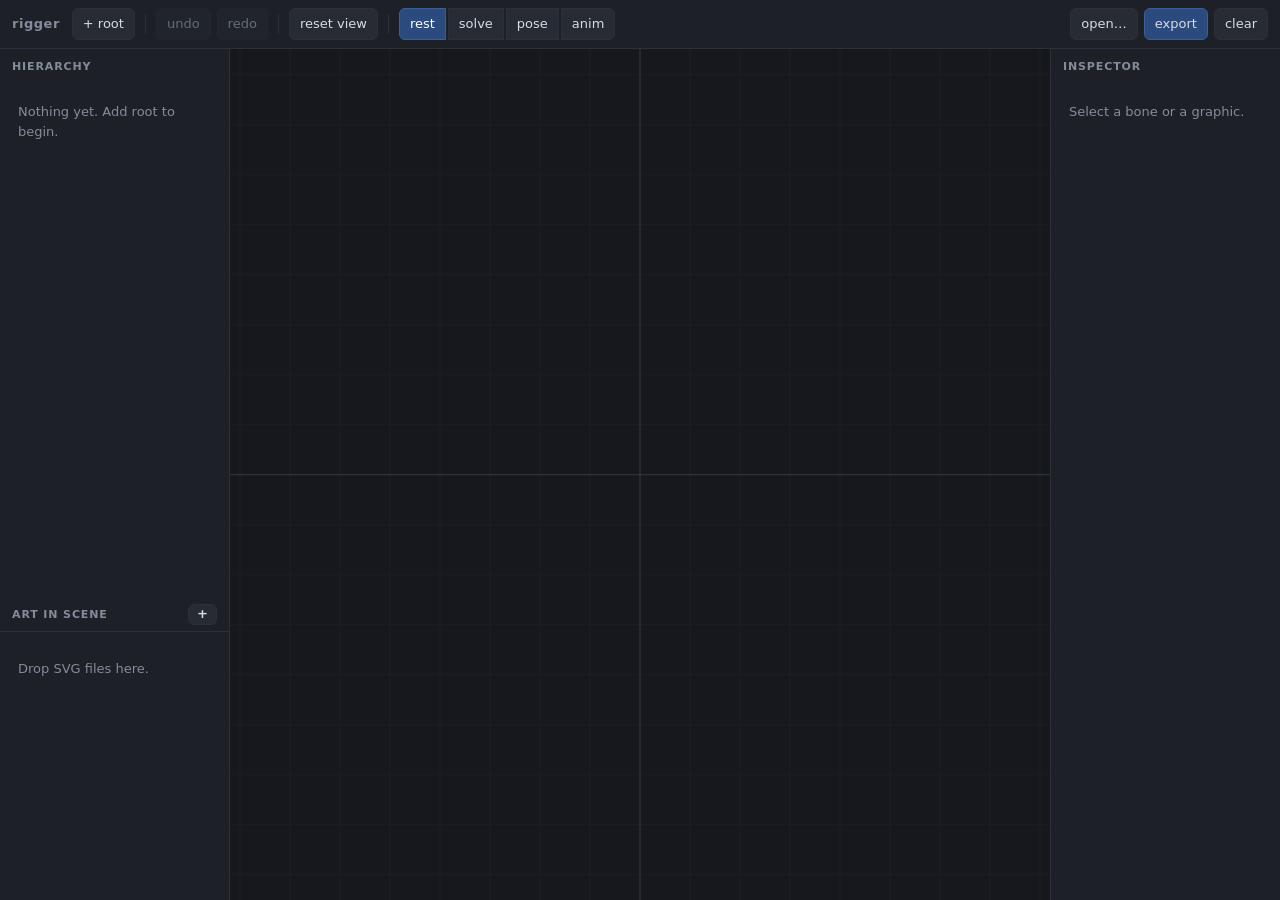
<file: tauroid/rigger/index.html>
<!doctype html>
<html lang="en">
<head>
<meta charset="utf-8">
<meta name="viewport" content="width=device-width,initial-scale=1">
<title>tauroid rigger — skeleton</title>
<link rel="icon" href="data:image/svg+xml,%3Csvg xmlns='http://www.w3.org/2000/svg' viewBox='0 0 16 16'%3E%3Ccircle cx='4' cy='12' r='2.5' fill='%23ccd4e0'/%3E%3Ccircle cx='12' cy='4' r='2' fill='none' stroke='%23ffb454' stroke-width='1.5'/%3E%3Cpath d='M4 12 L12 4' stroke='%23ccd4e0' stroke-width='1.5'/%3E%3C/svg%3E">
<link rel="stylesheet" href="style.css">
</head>
<body>
  <header class="toolbar">
    <strong class="brand">rigger</strong>
    <button id="add-root">+ root</button>
    <span class="sep"></span>
    <button id="undo" disabled>undo</button>
    <button id="redo" disabled>redo</button>
    <span class="sep"></span>
    <button id="reset-view">reset view</button>
    <span class="sep"></span>
    <div class="modes" role="group" aria-label="edit mode">
      <button id="mode-rest" class="active">rest</button>
      <button id="mode-solve" title="rest configuration with ik solved — edit rest and watch the solve follow">solve</button>
      <button id="mode-pose">pose</button>
      <button id="mode-anim">anim</button>
    </div>
    <span class="sep anim-only"></span>
    <div class="transport anim-only">
      <button id="play" title="play / pause (space)">▶</button>
      <label class="fps" title="playback rate">
        <input type="number" id="fps" min="1" max="60" step="1" value="12"> fps
      </label>
    </div>
    <span class="spacer"></span>
    <button id="load-json" title="a rig.zip bundle or a bare rig.json">open…</button>
    <button id="export" class="primary" title="yaml + rig.json + every graphic's svg with its anchors, as a zip">export</button>
    <button id="clear">clear</button>
    <input type="file" id="file" accept=".zip,.json,application/zip,application/json" hidden>
  </header>

  <main>
    <aside class="panel left">
      <h2>hierarchy</h2>
      <div id="hierarchy" class="scroll"></div>
      <h2 class="with-action art-section">
        art in scene
        <button id="add-art" title="add SVG files (or drop them anywhere)">+</button>
      </h2>
      <div id="art-list" class="scroll art art-section"></div>
      <input type="file" id="art-file" accept=".svg,image/svg+xml" multiple hidden>
      <h2 class="with-action anim-section" hidden>
        animations
        <button id="add-anim">+</button>
      </h2>
      <div id="anim-list" class="scroll anim-section" hidden></div>
    </aside>

    <div class="center-col">
      <div class="viewport-wrap">
        <svg id="viewport" xmlns="http://www.w3.org/2000/svg"></svg>
      </div>
      <div id="swim-lanes" class="swim-lanes" hidden></div>
    </div>

    <aside class="panel right">
      <h2 id="inspector-title">bone</h2>
      <div id="inspector" class="scroll"></div>
    </aside>
  </main>

  <div id="boot-error" hidden>
    <div class="boot-card">
      <h1 id="boot-title">didn\u2019t start</h1>
      <p id="boot-msg"></p>
      <pre id="boot-detail" hidden><code></code></pre>
      <p id="boot-hint"></p>
    </div>
  </div>

  <!-- classic script: runs even from file://, where the module below cannot -->
  <script>
    (function () {
      var firstError = null;
      window.addEventListener('error', function (e) {
        if (!firstError) firstError = (e && (e.message || e.error)) || 'unknown error';
      }, true);

      function show(title, msg, hint, detail) {
        var box = document.getElementById('boot-error');
        if (!box) return;
        document.getElementById('boot-title').textContent = title;
        document.getElementById('boot-msg').textContent = msg;
        document.getElementById('boot-hint').innerHTML = hint;
        if (detail) {
          var pre = document.getElementById('boot-detail');
          pre.hidden = false;
          pre.firstChild.textContent = detail;
        }
        box.hidden = false;
      }

      if (location.protocol === 'file:') {
        show('needs to be served',
          'ES module imports are blocked over file://, so nothing loads and the buttons do nothing.',
          'Serve the directory: <code>cd tools/rigger &amp;&amp; python3 -m http.server 8017</code>, ' +
          'then open <a href="http://localhost:8017">http://localhost:8017</a>.');
        return;
      }

      // served, but the module still failed to boot -- almost always a stale
      // cache (http.server sends no Cache-Control) or a genuine script error
      window.addEventListener('load', function () {
        setTimeout(function () {
          if (window.__riggerBooted) return;
          show('scripts didn\u2019t load',
            'The page is being served, but src/main.js never finished running.',
            'Try a hard reload first — <b>Cmd+Shift+R</b> — since python3 -m http.server ' +
            'sends no cache headers and the browser may be holding an old copy. ' +
            'If that doesn\u2019t fix it, check the console.',
            firstError ? String(firstError) : null);
        }, 800);
      });
    })();
  </script>
  <script type="module" src="src/main.js"></script>
</body>
</html>
</file>
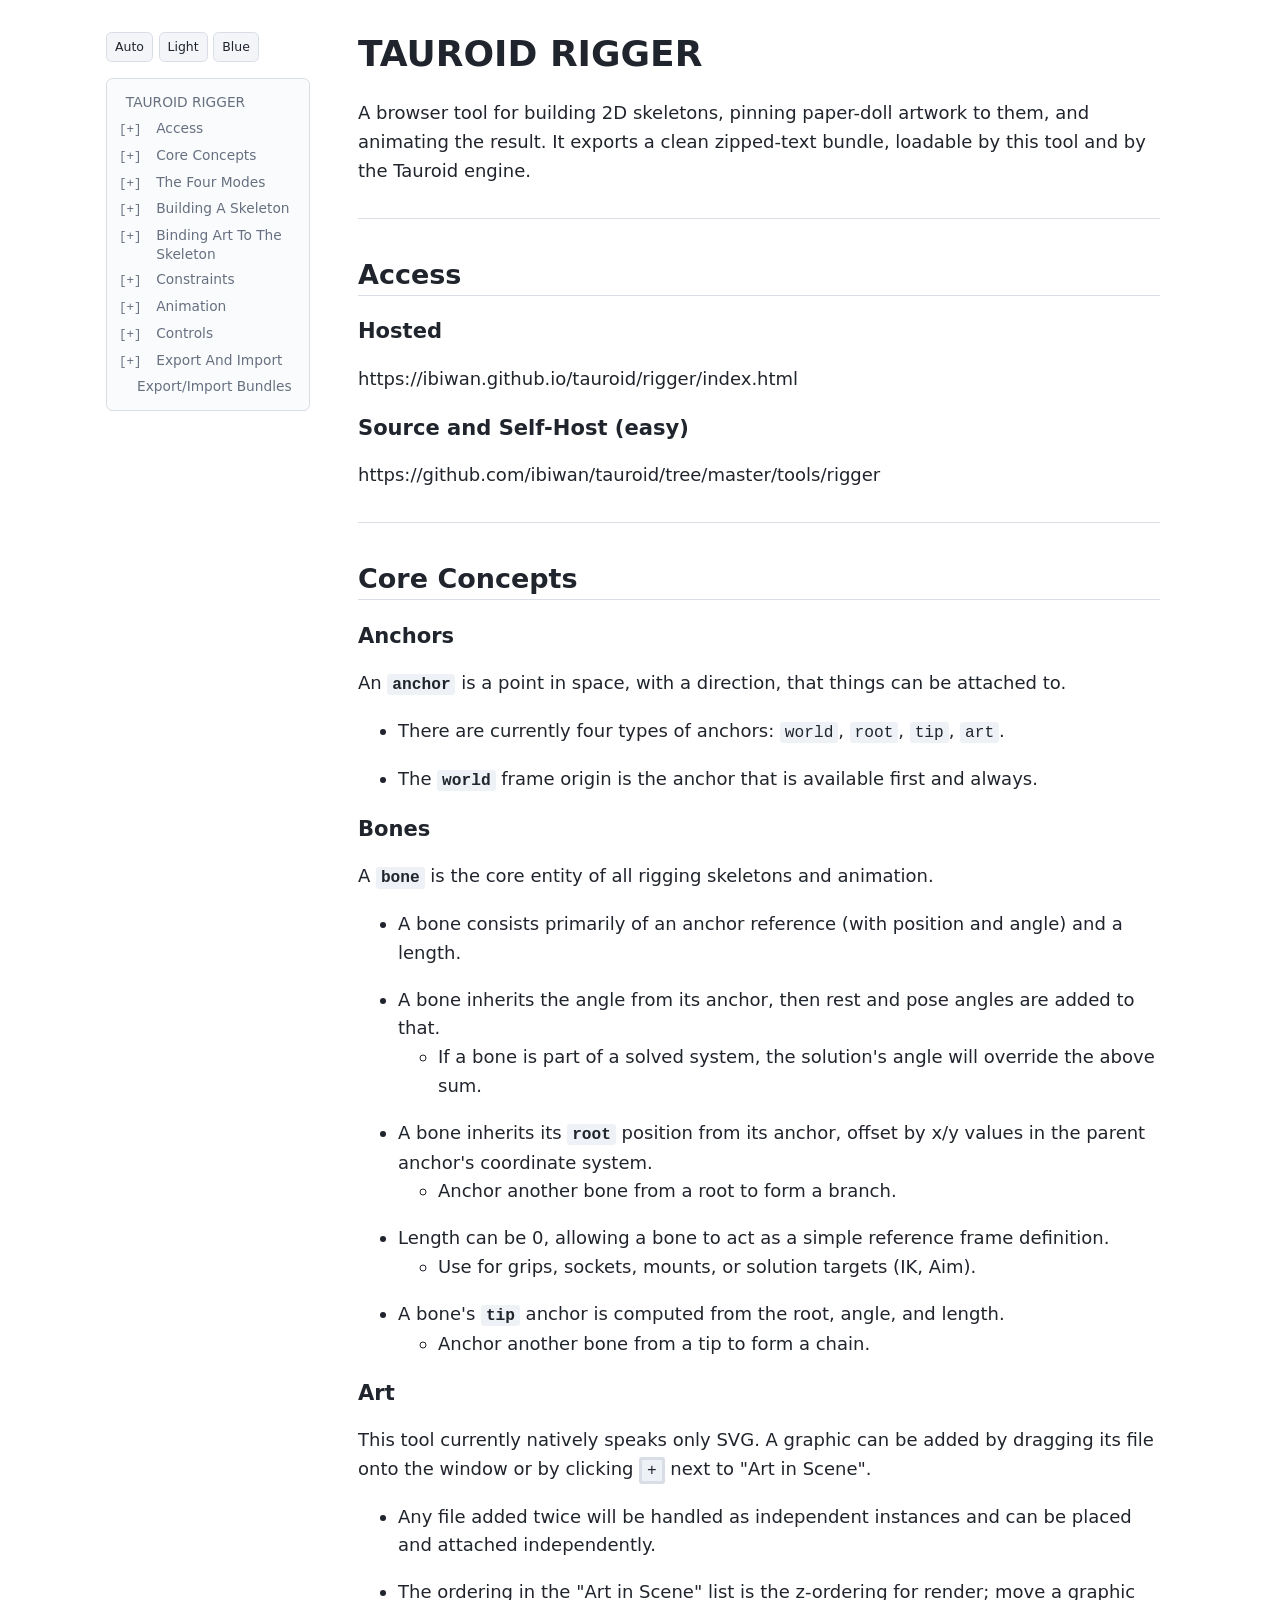
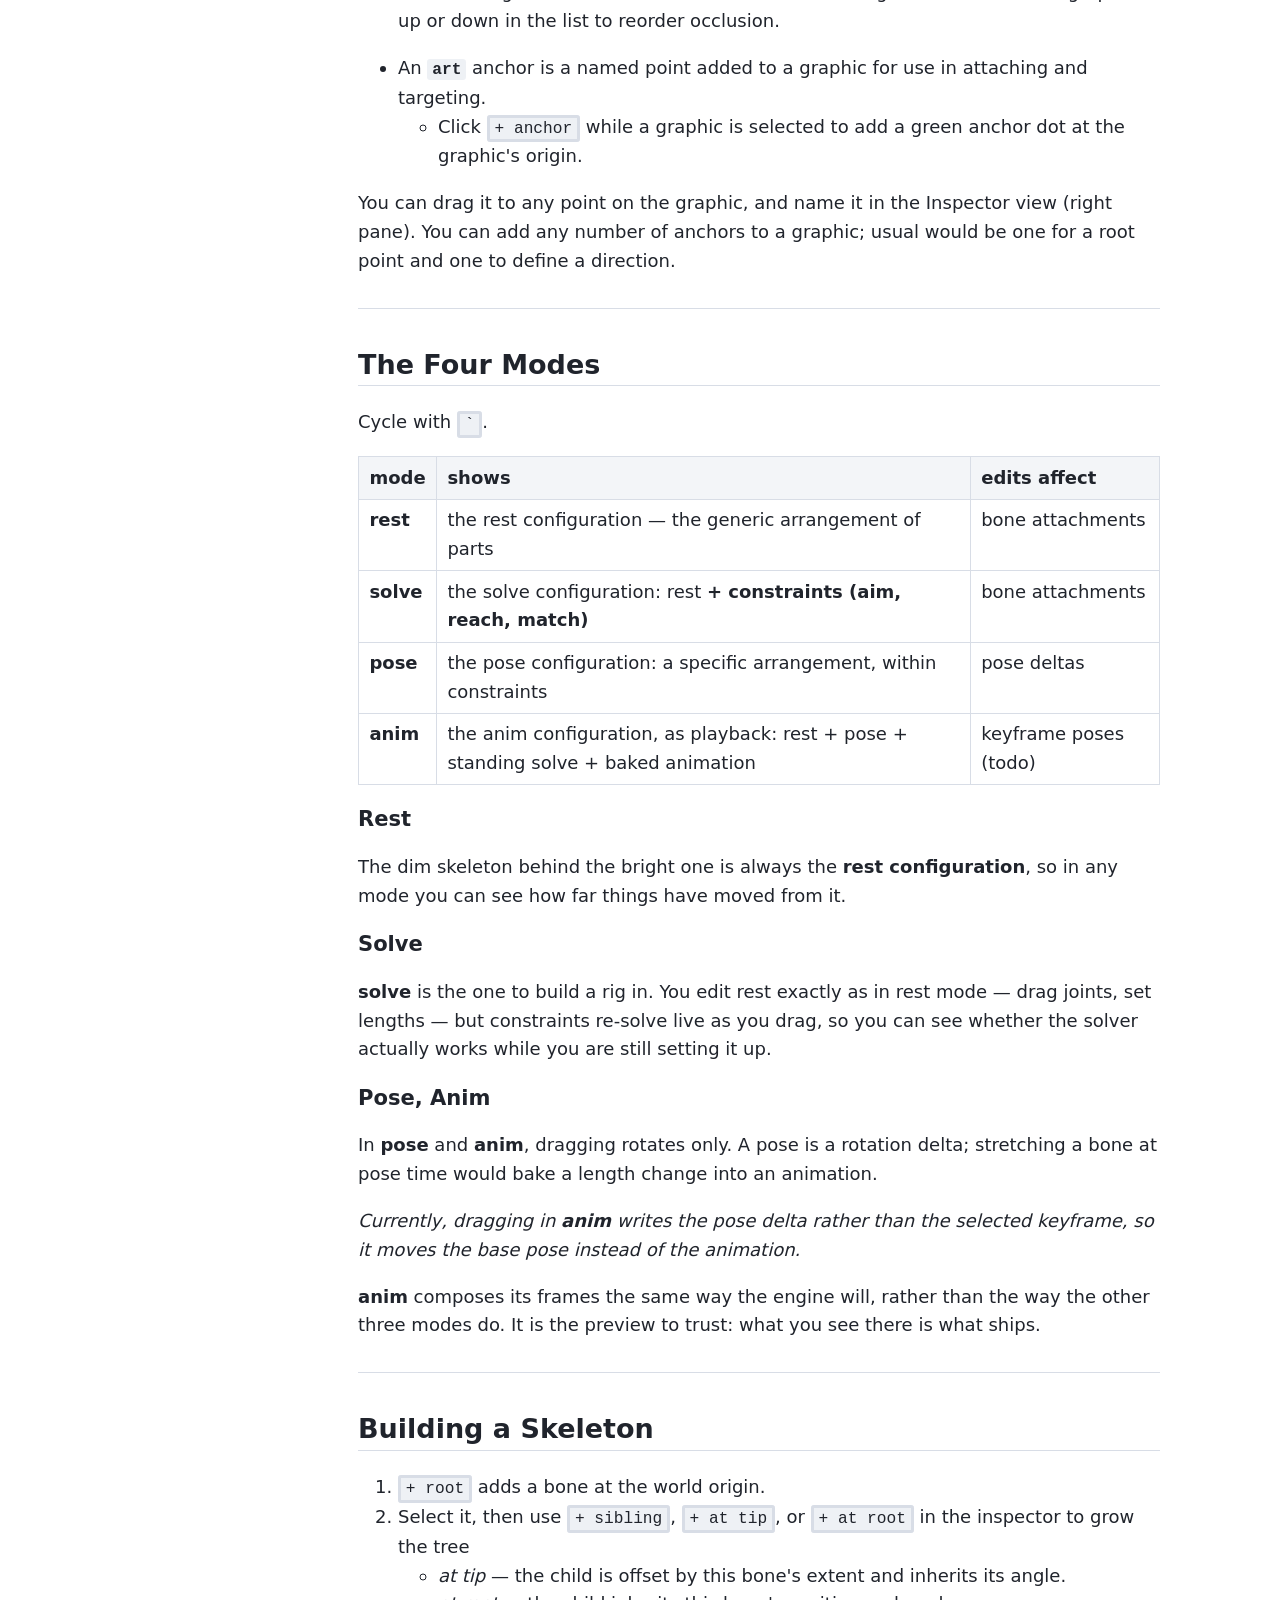
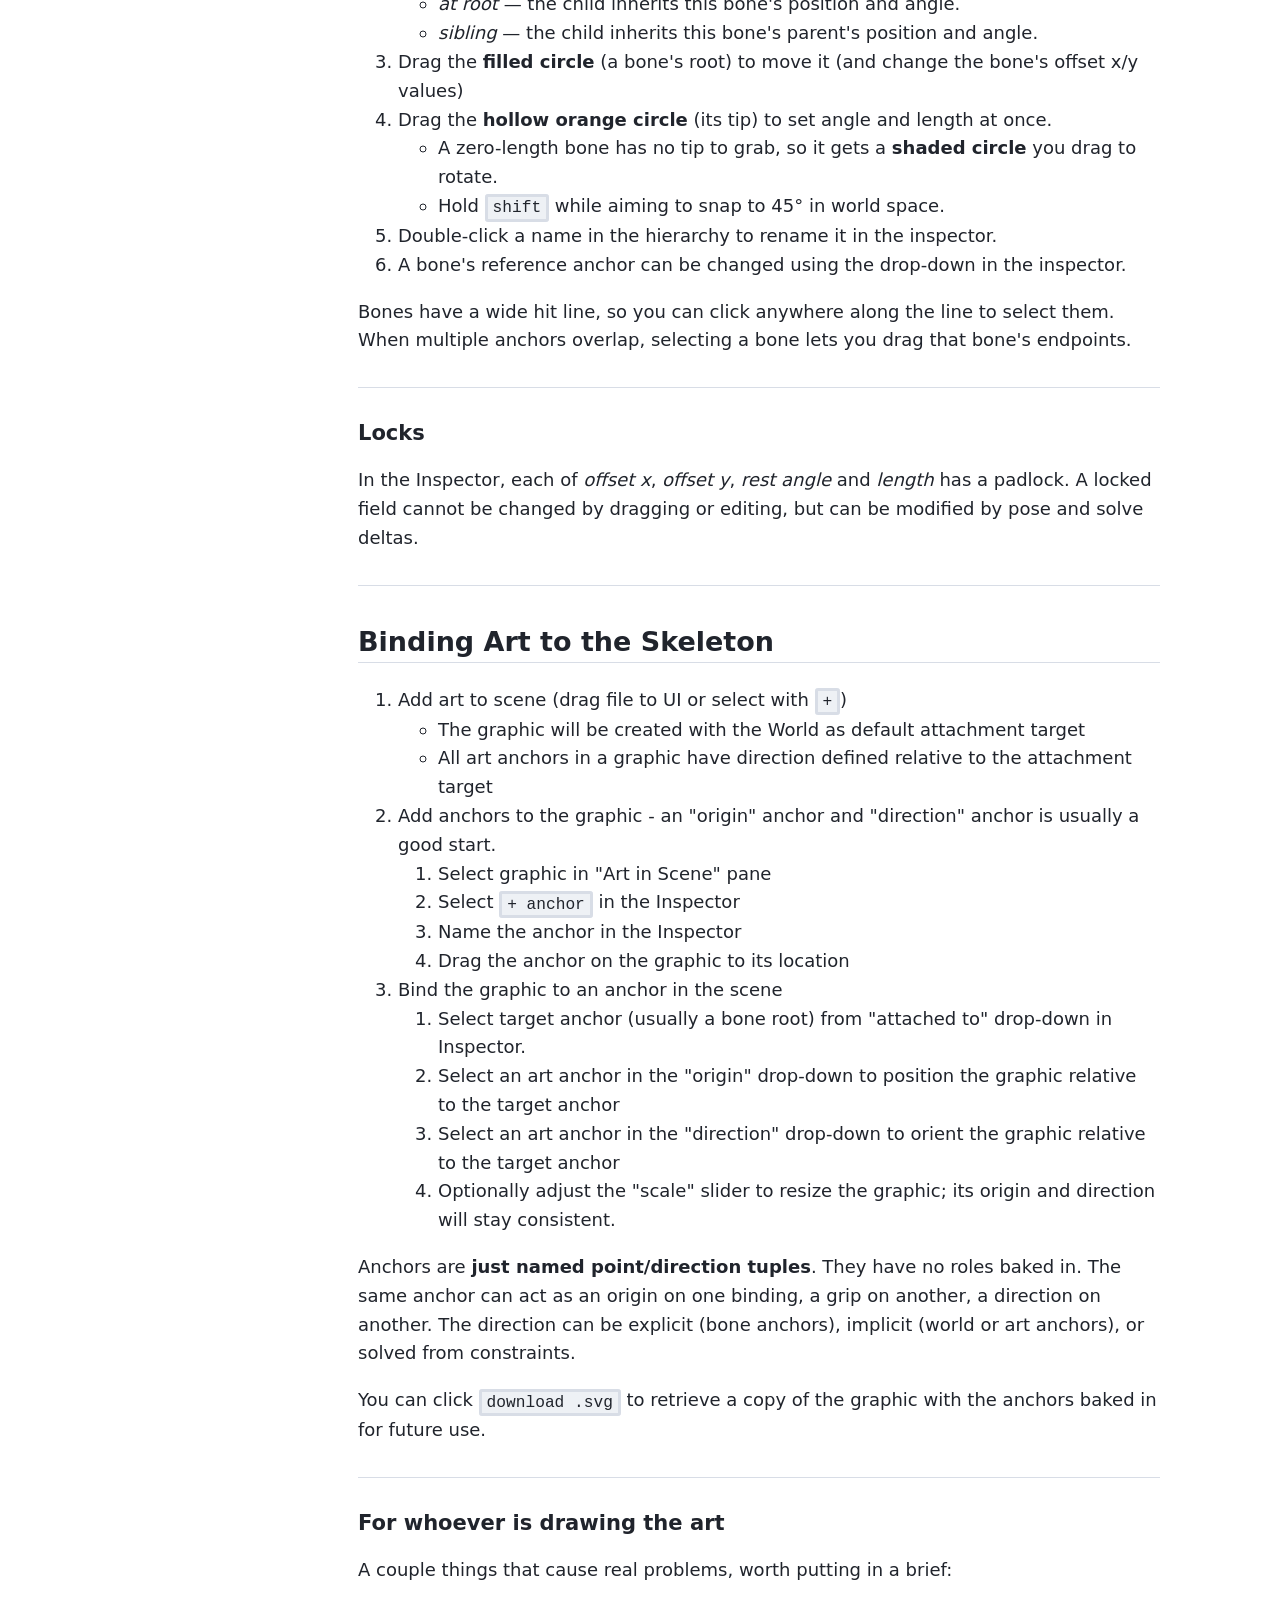
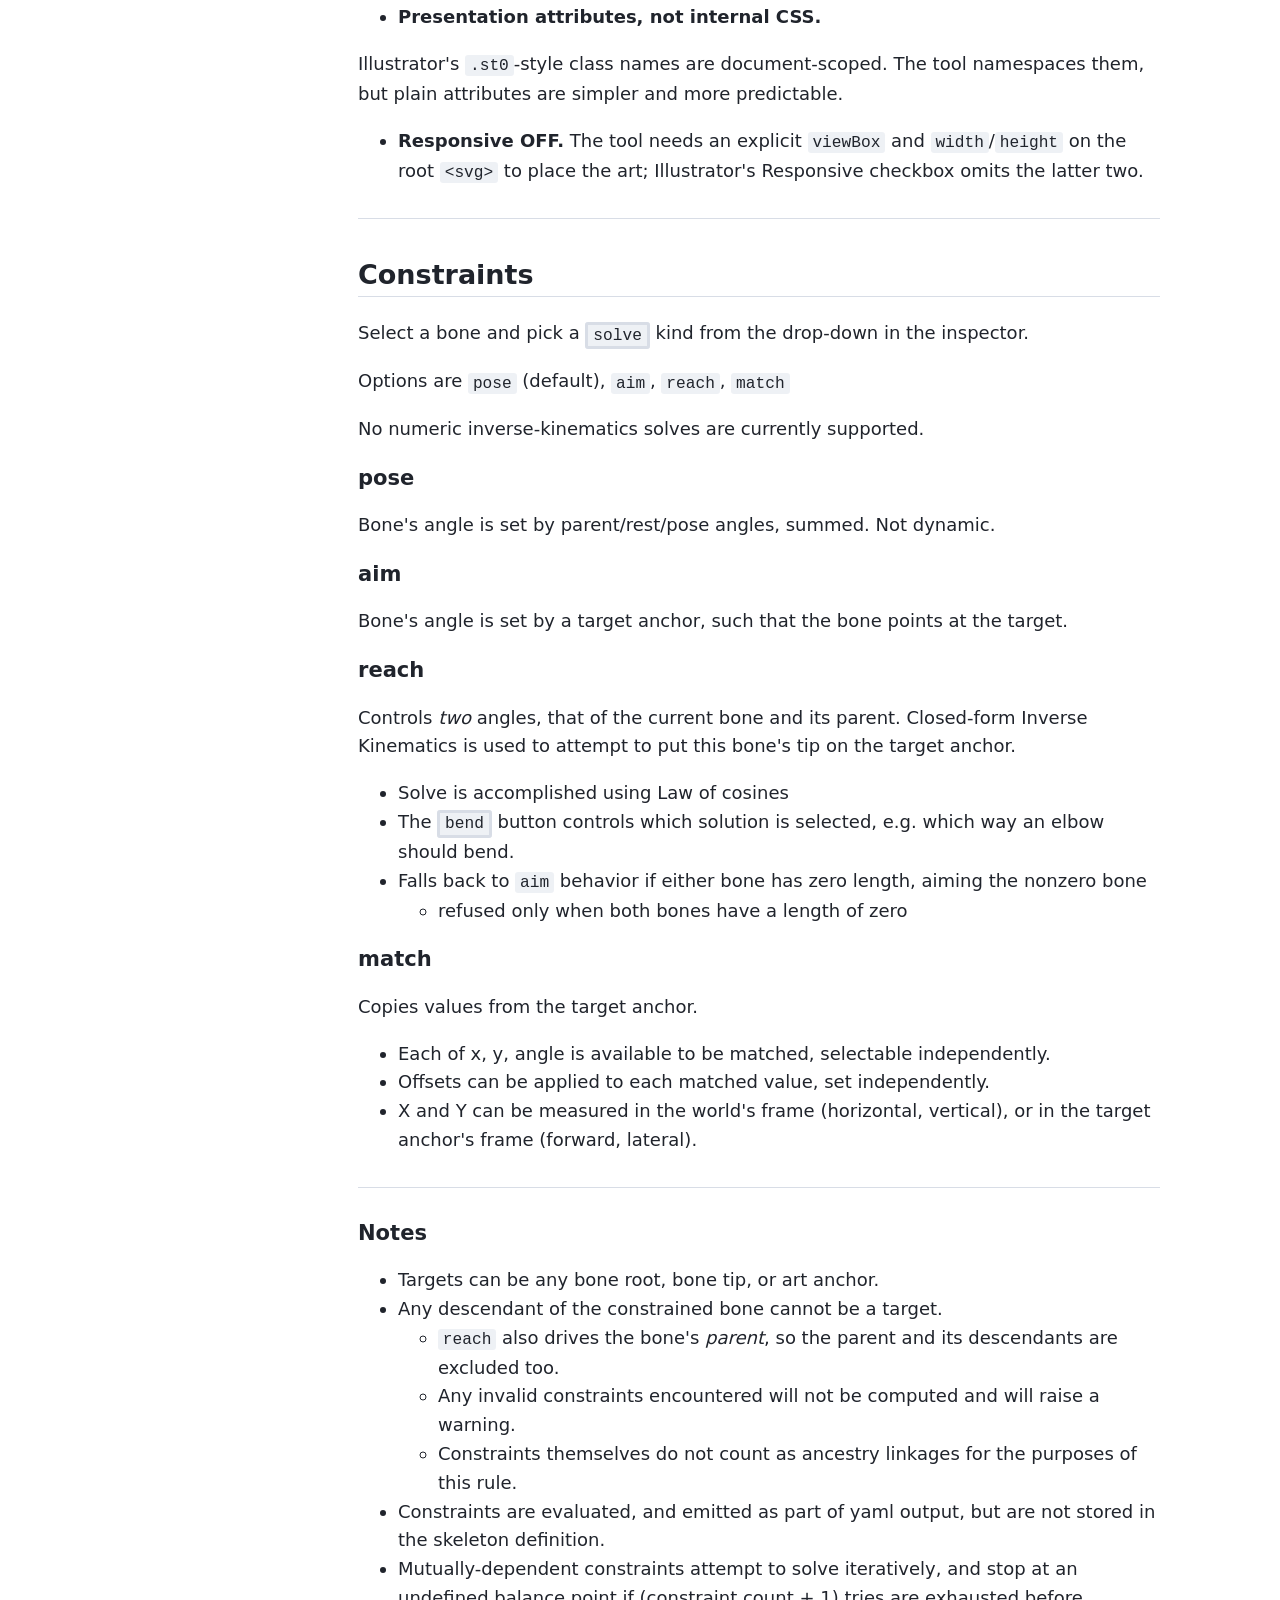
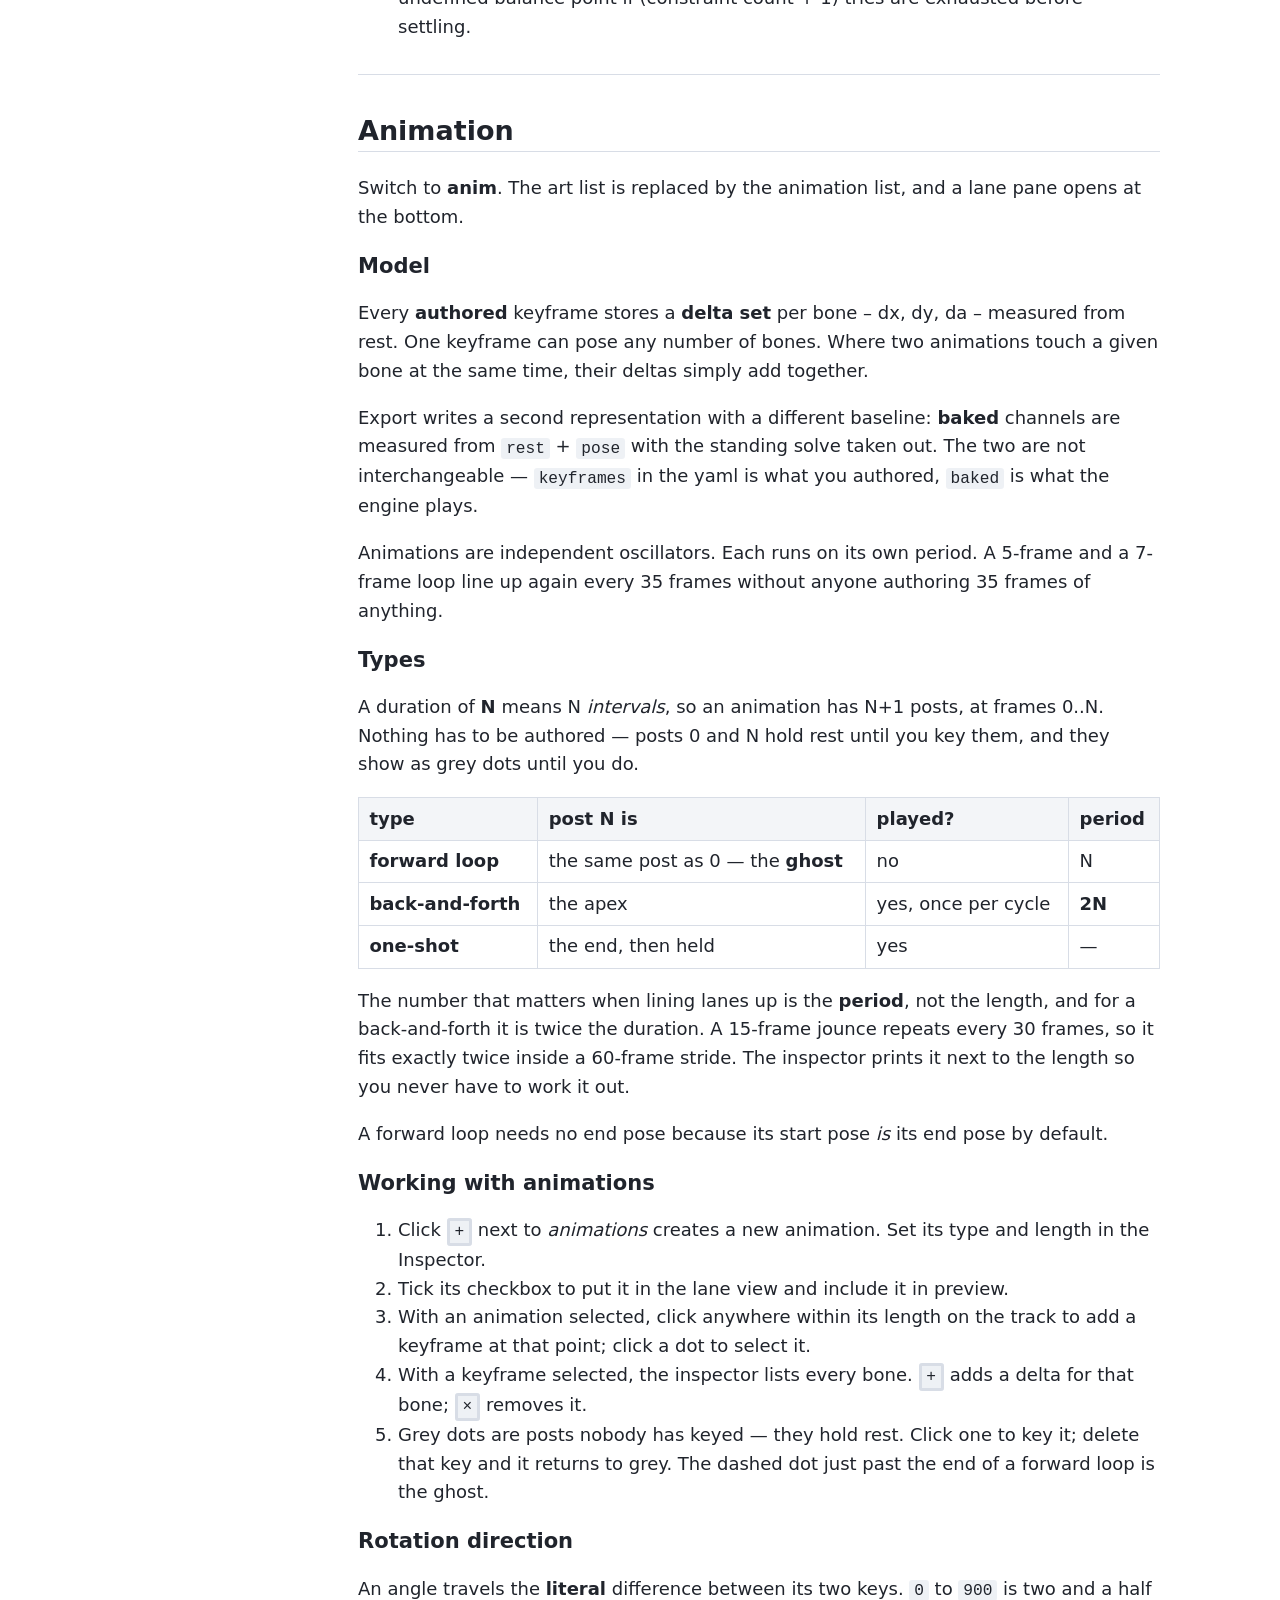
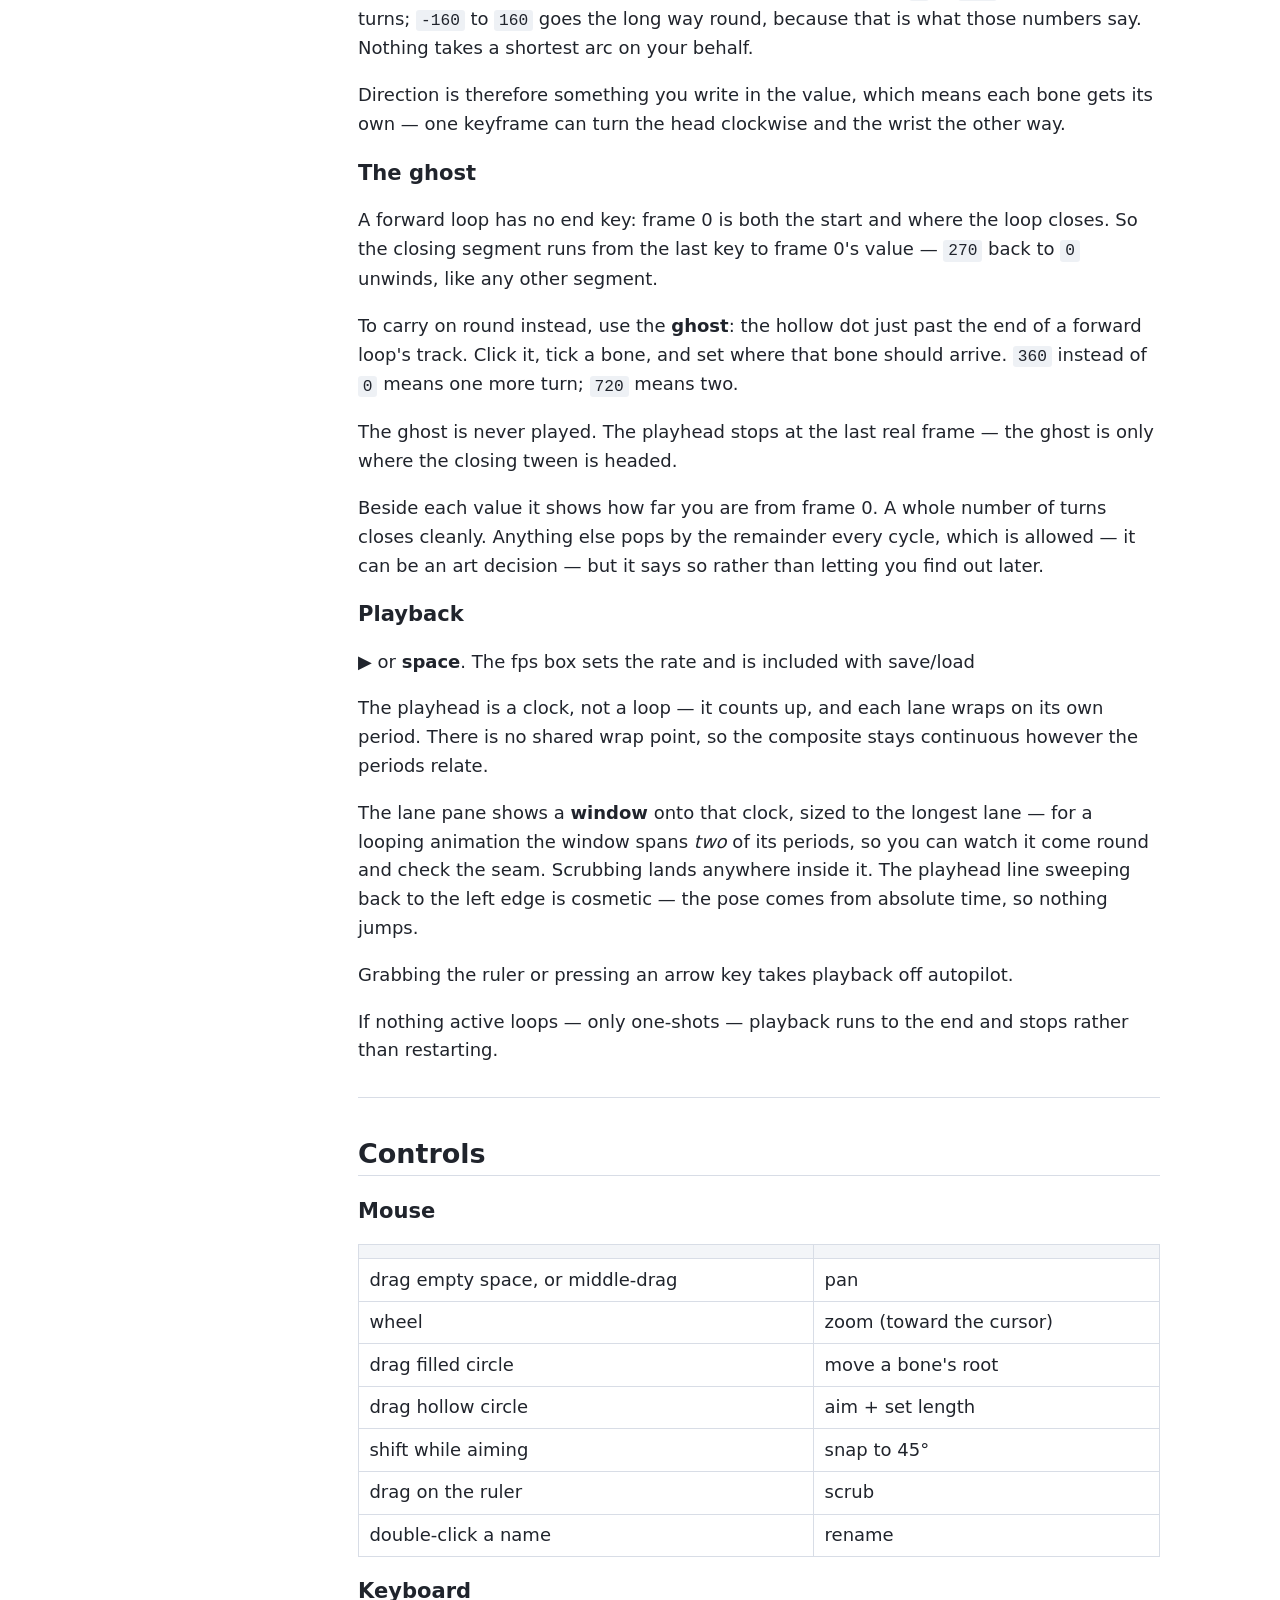
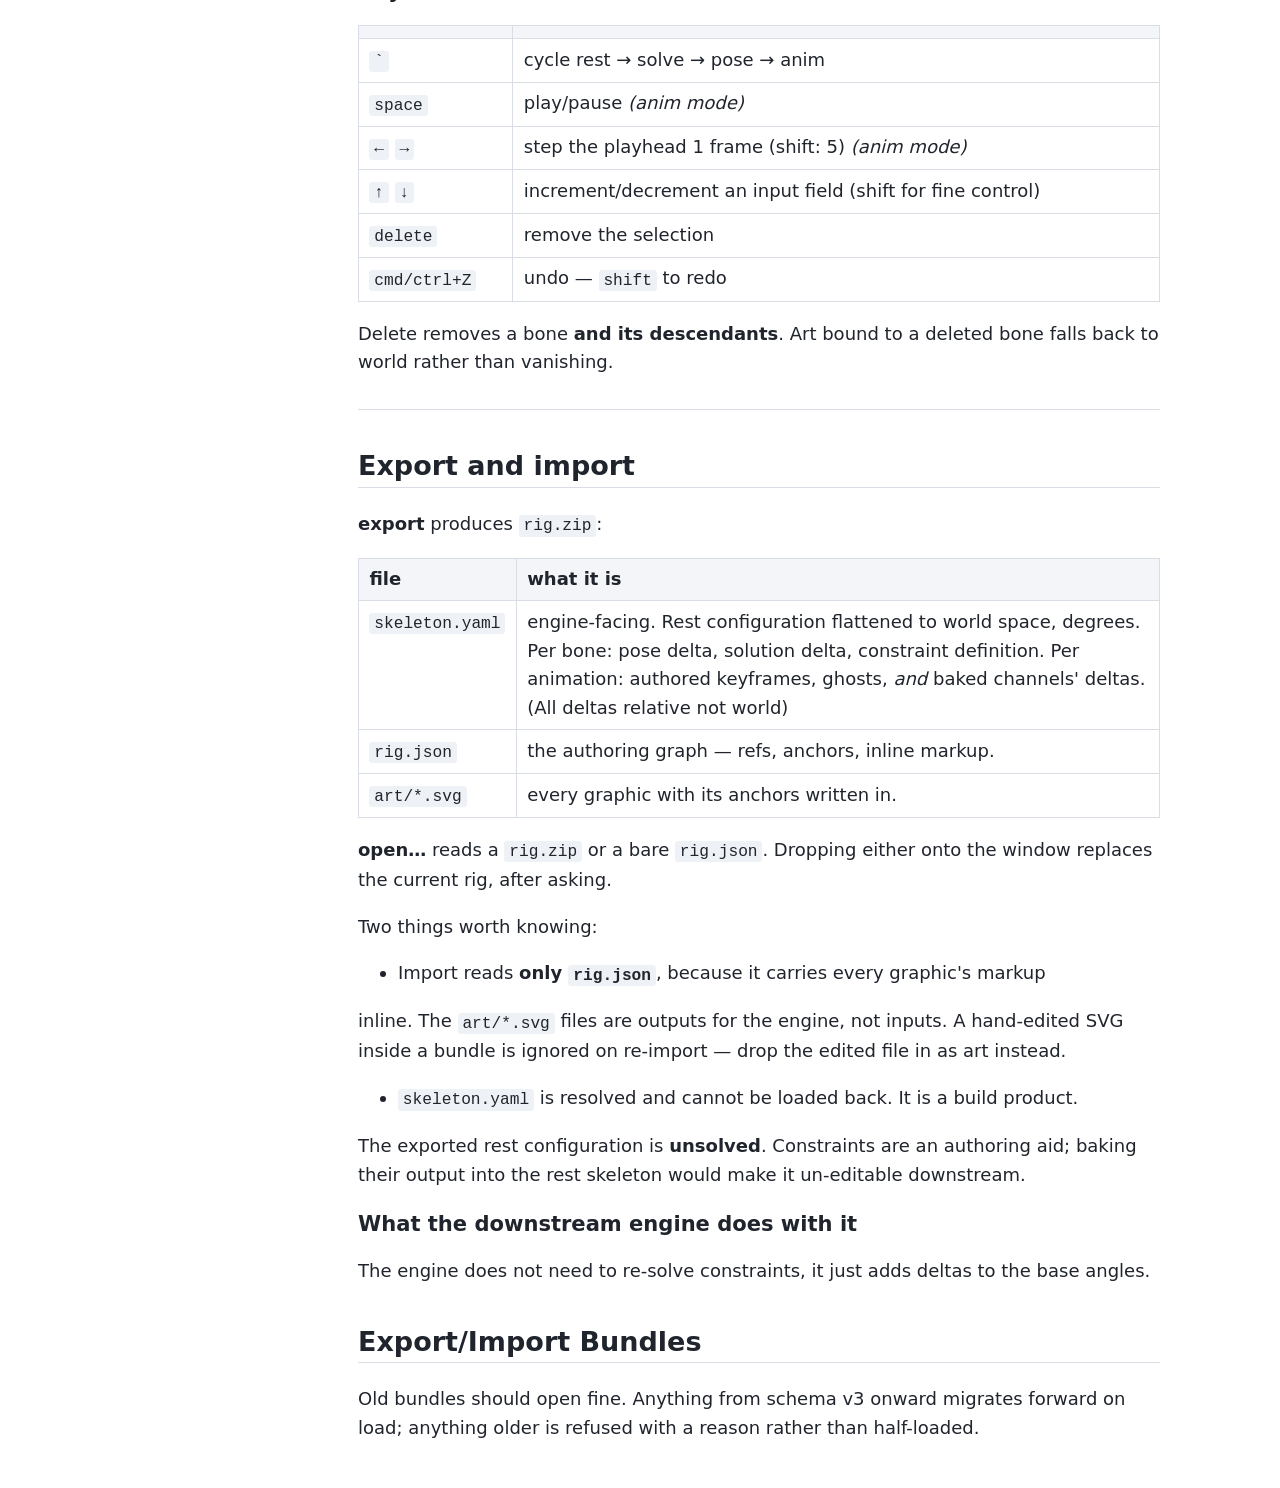
<file: tauroid/rigger/manual.html>
<!doctype html>
<html lang="en">

<head>
  <meta charset="utf-8">
  <meta name="viewport" content="width=device-width, initial-scale=1">
  <title>Markdown Wrapper</title>

  <!-- ============================================================
       PRESENTATION
       ============================================================ -->
  <style>
    :root {
      color-scheme: light dark;

      --bg: #ffffff;
      --fg: #20242c;
      --muted: #667080;
      --panel: #f3f5f8;
      --rule: #d8dde6;
      --link: #245fbd;
      --code: #eef1f5;
      --toc-bg: #fafbfc;
    }

    @media (prefers-color-scheme: dark) {
      :root:not([data-theme]) {
        --bg: #101722;
        --fg: #dce6f2;
        --muted: #94a5ba;
        --panel: #172131;
        --rule: #2b3a50;
        --link: #77aef7;
        --code: #172131;
        --toc-bg: #0d141e;
      }
    }

    :root[data-theme="light"] {
      color-scheme: light;

      --bg: #ffffff;
      --fg: #20242c;
      --muted: #667080;
      --panel: #f3f5f8;
      --rule: #d8dde6;
      --link: #245fbd;
      --code: #eef1f5;
      --toc-bg: #fafbfc;
    }

    :root[data-theme="blue"] {
      color-scheme: dark;

      --bg: #101722;
      --fg: #dce6f2;
      --muted: #94a5ba;
      --panel: #172131;
      --rule: #2b3a50;
      --link: #77aef7;
      --code: #172131;
      --toc-bg: #0d141e;
    }

    * {
      box-sizing: border-box;
    }

    html {
      scroll-behavior: smooth;
      background: var(--bg);
    }

    body {
      margin: 0;
      background: var(--bg);
      color: var(--fg);
      font: 18px/1.6 system-ui, sans-serif;
    }

    .page {
      display: grid;
      grid-template-columns: minmax(0, 1fr);
      gap: 2rem;
      max-width: 1100px;
      margin: 0 auto;
      padding: 2rem 1rem 5rem;
    }

    @media (min-width: 900px) {
      .page {
        grid-template-columns: 220px minmax(0, 70ch);
      }
    }

    aside {
      min-width: 0;
    }

    @media (min-width: 900px) {
      aside {
        position: sticky;
        top: 1rem;
        align-self: start;
        max-height: calc(100vh - 2rem);
        overflow: auto;
        padding-right: 1rem;
      }
    }

    .theme {
      display: flex;
      gap: .35rem;
      flex-wrap: wrap;
      margin-bottom: 1rem;
    }

    .theme button {
      appearance: none;
      border: 1px solid var(--rule);
      background: var(--panel);
      color: var(--fg);
      border-radius: .35rem;
      padding: .25rem .5rem;
      font: inherit;
      font-size: .78rem;
      cursor: pointer;
    }

    .theme button:hover,
    .theme button:focus-visible {
      border-color: var(--link);
      outline: none;
    }

    #toc {
      display: flex;
      flex-direction: column;
      gap: .15rem;
      padding: .75rem;
      border: 1px solid var(--rule);
      border-radius: .4rem;
      background: var(--toc-bg);
    }

    #toc:empty {
      display: none;
    }

    #toc a {
      color: var(--muted);
      text-decoration: none;
      font-size: .86rem;
      line-height: 1.35;
      padding: .15rem .3rem;
      border-left: 2px solid transparent;
    }

    #toc a:hover,
    #toc a:focus-visible {
      color: var(--fg);
      border-left-color: var(--link);
      outline: none;
    }

    #toc .toc-1 {
      text-transform: uppercase;
    }

    #toc .toc-2 {
      padding-left: 1rem;
      text-transform: capitalize;
    }

    #toc .toc-3 {
      padding-left: 1.7rem;
      text-transform: lowercase;
    }

    #toc details {
      display: flex;
      flex-direction: column;
    }

    #toc summary {
      display: flex;
      align-items: baseline;
      list-style: none;
      cursor: pointer;
    }

    #toc summary::-webkit-details-marker {
      display: none;
    }

    #toc summary::before {
      content: "[+]";
      flex: 0 0 2.2rem;
      color: var(--muted);
      font-family: ui-monospace, SFMono-Regular, Menlo, Monaco, Consolas, monospace;
      font-size: .78rem;
    }

    #toc details[open]>summary::before {
      content: "[-]";
    }

    #toc summary .toc-2 {
      padding-left: 0;
    }

    #toc details>.toc-3 {
      display: block;
      margin-left: 2.2rem;
      padding-left: 1rem;
    }

    main {
      min-width: 0;
    }

    h1,
    h2,
    h3,
    h4,
    h5,
    h6 {
      line-height: 1.2;
      scroll-margin-top: 1rem;
    }

    h1 {
      margin-top: 0;
      text-transform: uppercase;
    }

    h2 {
      margin-top: 2.5rem;
      padding-bottom: .25rem;
      border-bottom: 1px solid var(--rule);
    }

    a {
      color: var(--link);
      text-decoration-thickness: .08em;
      text-underline-offset: .15em;
    }

    blockquote {
      margin-left: 0;
      padding-left: 1rem;
      border-left: 3px solid var(--rule);
      color: var(--muted);
    }

    pre {
      overflow-x: auto;
      padding: 1rem;
      background: var(--code);
      border: 1px solid var(--rule);
      border-radius: .35rem;
    }

    code {
      font-family: ui-monospace, SFMono-Regular, Menlo, Consolas, monospace;
      font-size: .9em;
    }

    em>code {
      border: 3px solid var(--rule);
      font-style: normal;
    }

    :not(pre)>code {
      padding: .1em .3em;
      background: var(--code);
      border-radius: .2rem;
    }

    img {
      max-width: 100%;
    }

    table {
      border-collapse: collapse;
      width: 100%;
      margin: 1rem 0;
    }

    th,
    td {
      padding: .4rem .65rem;
      border: 1px solid var(--rule);
      text-align: left;
      vertical-align: top;
    }

    th {
      background: var(--panel);
    }

    hr {
      border: 0;
      border-top: 1px solid var(--rule);
      margin: 2rem 0;
    }

    @media (prefers-reduced-motion: reduce) {
      html {
        scroll-behavior: auto;
      }
    }
  </style>
</head>

<body>

  <div class="page">
    <aside>
      <div class="theme" aria-label="Theme">
        <button type="button" data-set-theme="">Auto</button>
        <button type="button" data-set-theme="light">Light</button>
        <button type="button" data-set-theme="blue">Blue</button>
      </div>
      <nav id="toc" aria-label="Contents"></nav>
    </aside>

    <main id="output"></main>
  </div>

  <!-- ============================================================
       MARKDOWN
       Replace only the contents of this element.
       ============================================================ -->
  <script id="markdown" type="text/markdown">

# tauroid rigger

A browser tool for building 2D skeletons, pinning paper-doll artwork to them, and animating the result. It exports a clean zipped-text bundle, loadable by this tool and by the Tauroid engine.

---

## Access

### Hosted

https://ibiwan.github.io/tauroid/rigger/index.html

### Source and Self-Host (easy)

https://github.com/ibiwan/tauroid/tree/master/tools/rigger

---

## Core Concepts

### Anchors

An **`anchor`** is a point in space, with a direction, that things can be attached to. 

* There are currently four types of anchors: `world`, `root`, `tip`, `art`.

* The **`world`** frame origin is the anchor that is available first and always.

### Bones

A **`bone`** is the core entity of all rigging skeletons and animation.

* A bone consists primarily of an anchor reference (with position and angle) and a length.

* A bone inherits the angle from its anchor, then rest and pose angles are added to that.
    * If a bone is part of a solved system, the solution's angle will override the above sum.

* A bone inherits its **`root`** position from its anchor, offset by x/y values in the parent anchor's coordinate system.
    * Anchor another bone from a root to form a branch.

* Length can be 0, allowing a bone to act as a simple reference frame definition.
    * Use for grips, sockets, mounts, or solution targets (IK, Aim).

* A bone's **`tip`** anchor is computed from the root, angle, and length.
    * Anchor another bone from a tip to form a chain.

### Art

This tool currently natively speaks only SVG.  A graphic can be added by dragging its file onto the window or by clicking *`+`* next to "Art in Scene".

* Any file added twice will be handled as independent instances and can be placed and attached independently.

* The ordering in the "Art in Scene" list is the z-ordering for render; move a graphic up or down in the list to reorder occlusion.

* An **`art`** anchor is a named point added to a graphic for use in attaching and targeting.
    * Click *`+ anchor`* while a graphic is selected to add a green anchor dot at the graphic's origin.  
    You can drag it to any point on the graphic, and name it in the Inspector view (right pane).
    You can add any number of anchors to a graphic; usual would be one for a root point and one to define a direction.


---

## The Four Modes

Cycle with *`\``*.

| mode | shows | edits affect |
|---|---|---|
| **rest** | the rest configuration — the generic arrangement of parts | bone attachments |
| **solve** | the solve configuration: rest **+ constraints (aim, reach, match)** | bone attachments |
| **pose** | the pose configuration: a specific arrangement, within constraints | pose deltas |
| **anim** | the anim configuration, as playback: rest + pose + standing solve + baked animation | keyframe poses (todo) |

### Rest

The dim skeleton behind the bright one is always the **rest configuration**, so in any mode you can see how far things have moved from it.

### Solve

**solve** is the one to build a rig in. You edit rest exactly as in rest mode — drag joints, set lengths — but constraints re-solve live as you drag, so you can see whether the solver actually works while you are still setting it up.

### Pose, Anim

In **pose** and **anim**, dragging rotates only. A pose is a rotation delta; stretching a bone at pose time would bake a length change into an animation.

*Currently, dragging in **anim** writes the pose delta rather than the selected keyframe, so it moves the base pose instead of the animation.*

**anim** composes its frames the same way the engine will, rather than the way the other three modes do. It is the preview to trust: what you see there is what ships.

---

## Building a Skeleton

1. *`+ root`* adds a bone at the world origin.
2. Select it, then use *`+ sibling`*, *`+ at tip`*, or *`+ at root`* in the inspector to grow the tree
   - *at tip* — the child is offset by this bone's extent and inherits its angle.
   - *at root* — the child inherits this bone's position and angle.
   - *sibling* — the child inherits this bone's parent's position and angle.
3. Drag the **filled circle** (a bone's root) to move it (and change the bone's offset x/y values)
4. Drag the **hollow orange circle** (its tip) to set angle and length at once.
  - A zero-length bone has no tip to grab, so it gets a **shaded circle** you drag to rotate.
  - Hold *`shift`* while aiming to snap to 45° in world space.
5. Double-click a name in the hierarchy to rename it in the inspector.
6. A bone's reference anchor can be changed using the drop-down in the inspector.

Bones have a wide hit line, so you can click anywhere along the line to select them. When multiple anchors overlap, selecting a bone lets you drag that bone's endpoints.

---

### Locks

In the Inspector, each of *offset x*, *offset y*, *rest angle* and *length* has a padlock. A locked field cannot be changed by dragging or editing, but can be modified by pose and solve deltas.

---

## Binding Art to the Skeleton

1. Add art to scene (drag file to UI or select with *`+`*)
    - The graphic will be created with the World as default attachment target
    - All art anchors in a graphic have direction defined relative to the attachment target
2. Add anchors to the graphic - an "origin" anchor and "direction" anchor is usually a good start.
    1. Select graphic in "Art in Scene" pane
    2. Select *`+ anchor`* in the Inspector
    3. Name the anchor in the Inspector
    4. Drag the anchor on the graphic to its location
3. Bind the graphic to an anchor in the scene
    1. Select target anchor (usually a bone root) from "attached to" drop-down in Inspector.
    2. Select an art anchor in the "origin" drop-down to position the graphic relative to the target anchor
    3. Select an art anchor in the "direction" drop-down to orient the graphic relative to the target anchor
    4. Optionally adjust the "scale" slider to resize the graphic; its origin and direction will stay consistent.

Anchors are **just named point/direction tuples**. They have no roles baked in. The same anchor can act as an origin on one binding, a grip on another, a direction on another. The direction can be explicit (bone anchors), implicit (world or art anchors), or solved from constraints.

You can click *`download .svg`* to retrieve a copy of the graphic with the anchors baked in for future use.

---

### For whoever is drawing the art

A couple things that cause real problems, worth putting in a brief:

- **Presentation attributes, not internal CSS.** 
  Illustrator's `.st0`-style class names are document-scoped. 
  The tool namespaces them, but plain attributes are simpler and more predictable.
- **Responsive OFF.** The tool needs an explicit `viewBox` and `width`/`height` on the root `<svg>` to place the art; Illustrator's Responsive checkbox omits the latter two.

---

## Constraints

Select a bone and pick a *`solve`* kind from the drop-down in the inspector.

Options are `pose` (default), `aim`, `reach`, `match`

No numeric inverse-kinematics solves are currently supported.

### pose

Bone's angle is set by parent/rest/pose angles, summed. Not dynamic.

### aim

Bone's angle is set by a target anchor, such that the bone points at the target.

### reach

Controls *two* angles, that of the current bone and its parent. 
Closed-form Inverse Kinematics is used to attempt to put this bone's tip on the target anchor.

* Solve is accomplished using Law of cosines
* The *`bend`* button controls which solution is selected, e.g. which way an elbow should bend.
* Falls back to `aim` behavior if either bone has zero length, aiming the nonzero bone
    * refused only when both bones have a length of zero

### match

Copies values from the target anchor.
* Each of x, y, angle is available to be matched, selectable independently.
* Offsets can be applied to each matched value, set independently.
* X and Y can be measured in the world's frame (horizontal, vertical), or in the target anchor's frame (forward, lateral).

---

### Notes

* Targets can be any bone root, bone tip, or art anchor. 
* Any descendant of the constrained bone cannot be a target.
  * `reach` also drives the bone's *parent*, so the parent and its descendants are excluded too. 
  * Any invalid constraints encountered will not be computed and will raise a warning.
  * Constraints themselves do not count as ancestry linkages for the purposes of this rule.
* Constraints are evaluated, and emitted as part of yaml output, but are not stored in the skeleton definition.
* Mutually-dependent constraints attempt to solve iteratively, and stop at an undefined balance point if (constraint count + 1) tries are exhausted before settling.

---

## Animation

Switch to **anim**. The art list is replaced by the animation list, and a lane
pane opens at the bottom.

### Model

Every **authored** keyframe stores a **delta set** per bone – dx, dy, da – measured from rest. One keyframe can pose any number of bones. Where two animations touch a given bone at the same time, their deltas simply add together.

Export writes a second representation with a different baseline: **baked** channels are measured from `rest` + `pose` with the standing solve taken out. The two are not interchangeable — `keyframes` in the yaml is what you authored, `baked` is what the engine plays.

Animations are independent oscillators. Each runs on its own period. A 5-frame and a 7-frame loop line up again every 35 frames without anyone authoring 35 frames of anything.

### Types

A duration of **N** means N *intervals*, so an animation has N+1 posts, at frames 0..N. Nothing has to be authored — posts 0 and N hold rest until you key them, and they show as grey dots until you do.

| type | post N is | played? | period |
|---|---|---|---|
| **forward loop** | the same post as 0 — the **ghost** | no | N |
| **back-and-forth** | the apex | yes, once per cycle | **2N** |
| **one-shot** | the end, then held | yes | — |

The number that matters when lining lanes up is the **period**, not the length, and for a back-and-forth it is twice the duration. A 15-frame jounce repeats every 30 frames, so it fits exactly twice inside a 60-frame stride. The inspector prints it next to the length so you never have to work it out.

A forward loop needs no end pose because its start pose *is* its end pose by default.

### Working with animations

1. Click *`+`* next to *animations* creates a new animation. Set its type and length in the Inspector.
2. Tick its checkbox to put it in the lane view and include it in preview.
3. With an animation selected, click anywhere within its length on the track to add a keyframe at that point; click a dot to select it. 
4. With a keyframe selected, the inspector lists every bone. *`+`* adds a delta for that bone; *`×`* removes it.
5. Grey dots are posts nobody has keyed — they hold rest. Click one to key it; delete that key and it returns to grey. The dashed dot just past the end of a forward loop is the ghost.

### Rotation direction

An angle travels the **literal** difference between its two keys. `0` to `900` is two and a half turns; `-160` to `160` goes the long way round, because that is what those numbers say. Nothing takes a shortest arc on your behalf.

Direction is therefore something you write in the value, which means each bone gets its own — one keyframe can turn the head clockwise and the wrist the other way.

### The ghost

A forward loop has no end key: frame 0 is both the start and where the loop closes. So the closing segment runs from the last key to frame 0's value — `270` back to `0` unwinds, like any other segment.

To carry on round instead, use the **ghost**: the hollow dot just past the end of a forward loop's track. Click it, tick a bone, and set where that bone should arrive. `360` instead of `0` means one more turn; `720` means two.

The ghost is never played. The playhead stops at the last real frame — the ghost is only where the closing tween is headed.

Beside each value it shows how far you are from frame 0. A whole number of turns closes cleanly. Anything else pops by the remainder every cycle, which is allowed — it can be an art decision — but it says so rather than letting you find out later.

### Playback

**▶** or **space**. The fps box sets the rate and is included with save/load

The playhead is a clock, not a loop — it counts up, and each lane wraps on its own period. There is no shared wrap point, so the composite stays continuous however the periods relate.

The lane pane shows a **window** onto that clock, sized to the longest lane — for a looping animation the window spans *two* of its periods, so you can watch it come round and check the seam.
Scrubbing lands anywhere inside it. The playhead line sweeping back to the left edge is cosmetic — the pose comes from absolute time, so nothing jumps.

Grabbing the ruler or pressing an arrow key takes playback off autopilot.

If nothing active loops — only one-shots — playback runs to the end and stops rather than restarting.

---

## Controls

### Mouse

| | |
|---|---|
| drag empty space, or middle-drag | pan |
| wheel | zoom (toward the cursor) |
| drag filled circle | move a bone's root |
| drag hollow circle | aim + set length |
| shift while aiming | snap to 45° |
| drag on the ruler | scrub |
| double-click a name | rename |

### Keyboard

| | |
|---|---|
| `` ` `` | cycle rest → solve → pose → anim |
| `space` | play/pause *(anim mode)* |
| `←` `→` | step the playhead 1 frame (shift: 5) *(anim mode)* |
| `↑` `↓` | increment/decrement an input field (shift for fine control) |
| `delete` | remove the selection |
| `cmd/ctrl+Z` | undo — `shift` to redo |

Delete removes a bone **and its descendants**. Art bound to a deleted bone falls
back to world rather than vanishing.

---

## Export and import

**export** produces `rig.zip`:

| file | what it is |
|---|---|
| `skeleton.yaml` | engine-facing. Rest configuration flattened to world space, degrees. Per bone: pose delta, solution delta, constraint definition. Per animation: authored keyframes, ghosts, *and* baked channels' deltas.  (All deltas relative not world)|
| `rig.json` | the authoring graph — refs, anchors, inline markup. |
| `art/*.svg` | every graphic with its anchors written in. |

**open…** reads a `rig.zip` or a bare `rig.json`. Dropping either onto the
window replaces the current rig, after asking.

Two things worth knowing:

- Import reads **only `rig.json`**, because it carries every graphic's markup
  inline. The `art/*.svg` files are outputs for the engine, not inputs. A
  hand-edited SVG inside a bundle is ignored on re-import — drop the edited file
  in as art instead.
- `skeleton.yaml` is resolved and cannot be loaded back. It is a build product.

The exported rest configuration is **unsolved**. Constraints are an authoring aid; baking their output into the rest skeleton would make it un-editable downstream.

### What the downstream engine does with it

The engine does not need to re-solve constraints, it just adds deltas to the base angles.

## Export/Import Bundles

Old bundles should open fine. Anything from schema v3 onward migrates forward on load;
anything older is refused with a reason rather than half-loaded.

  </script>

  <!-- ============================================================
       INTERPRETATION
       ============================================================ -->
  <script>
    const source = document.querySelector("#markdown").textContent;
    const output = document.querySelector("#output");
    const tocElement = document.querySelector("#toc");

    const toc = [];
    const slugCounts = new Map();

    output.innerHTML = markdown(source);
    tocElement.innerHTML = renderToc(toc);

    document.querySelectorAll("[data-set-theme]").forEach(button => {
      button.addEventListener("click", () => {
        const theme = button.dataset.setTheme;

        if (theme) {
          document.documentElement.dataset.theme = theme;
        } else {
          delete document.documentElement.dataset.theme;
        }
      });
    });


    function markdown(source) {
      const lines = source
        .replace(/\r\n?/g, "\n")
        .trim()
        .split("\n");

      let html = "";
      let paragraph = [];
      let list = [];
      let quote = [];
      let fence = null;

      const flushParagraph = () => {
        if (!paragraph.length) return;

        html += `<p>${inline(paragraph.join("\n"))}</p>`;
        paragraph = [];
      };

      const flushList = () => {
        if (!list.length) return;

        const roots = [];
        const stack = [{ depth: -1, children: roots }];

        for (const item of list) {
          while (stack.at(-1).depth >= item.depth) {
            stack.pop();
          }

          const node = { ...item, children: [] };
          stack.at(-1).children.push(node);
          stack.push(node);
        }

        const renderListItems = items => {
          let rendered = "";

          for (let i = 0; i < items.length;) {
            const type = items[i].type;
            const group = [];

            while (i < items.length && items[i].type === type) {
              group.push(items[i]);
              i++;
            }

            rendered += `<${type}>`;

            for (const item of group) {
              rendered +=
                `<li>${inline(item.text)}` +
                renderListItems(item.children) +
                `</li>`;
            }

            rendered += `</${type}>`;
          }

          return rendered;
        };

        html += renderListItems(roots);
        list = [];
      };

      const flushQuote = () => {
        if (!quote.length) return;

        html += `<blockquote>${markdown(quote.join("\n"))}</blockquote>`;
        quote = [];
      };

      const flushBlocks = () => {
        flushParagraph();
        flushList();
        flushQuote();
      };

      for (let i = 0; i < lines.length; i++) {
        const line = lines[i];

        // fenced code
        if (fence) {
          if (/^```/.test(line)) {
            const languageClass = fence.language
              ? ` class="language-${escapeAttribute(fence.language)}"`
              : "";

            html += `<pre><code${languageClass}>${escapeHtml(fence.lines.join("\n"))}</code></pre>`;
            fence = null;
          } else {
            fence.lines.push(line);
          }
          continue;
        }

        const fenceStart = line.match(/^```(.*)$/);
        if (fenceStart) {
          flushBlocks();
          fence = {
            language: fenceStart[1].trim(),
            lines: []
          };
          continue;
        }

        // table: header line + separator line
        if (
          line.includes("|") &&
          i + 1 < lines.length &&
          isTableSeparator(lines[i + 1])
        ) {
          flushBlocks();

          const headers = splitTableRow(line);
          const alignments = parseTableAlignments(lines[i + 1]);

          i += 2;

          const rows = [];
          while (
            i < lines.length &&
            lines[i].trim() &&
            lines[i].includes("|")
          ) {
            rows.push(splitTableRow(lines[i]));
            i++;
          }

          i--;

          html += "<table><thead><tr>";

          headers.forEach((cell, column) => {
            const align = alignments[column];
            const style = align ? ` style="text-align:${align}"` : "";
            html += `<th${style}>${inline(cell)}</th>`;
          });

          html += "</tr></thead><tbody>";

          rows.forEach(row => {
            html += "<tr>";

            headers.forEach((_, column) => {
              const align = alignments[column];
              const style = align ? ` style="text-align:${align}"` : "";
              html += `<td${style}>${inline(row[column] ?? "")}</td>`;
            });

            html += "</tr>";
          });

          html += "</tbody></table>";
          continue;
        }

        // blank line
        if (!line.trim()) {
          flushBlocks();
          continue;
        }

        // heading
        const heading = line.match(/^(#{1,6})\s+(.+)$/);
        if (heading) {
          flushBlocks();

          const level = heading[1].length;
          const title = heading[2].trim();
          const id = uniqueSlug(title);

          if (level <= 3) {
            toc.push({ level, title, id });
          }

          html += `<h${level} id="${id}">${inline(title)}</h${level}>`;
          continue;
        }

        // horizontal rule
        if (/^\s*(---+|\*\*\*+|___+)\s*$/.test(line)) {
          flushBlocks();
          html += "<hr>";
          continue;
        }

        // blockquote
        const quoted = line.match(/^>\s?(.*)$/);
        if (quoted) {
          flushParagraph();
          flushList();
          quote.push(quoted[1]);
          continue;
        }

        // Lists use two source spaces per nesting level.
        const unordered = line.match(/^([ \t]*)[-+*]\s+(.+)$/);
        if (unordered) {
          flushParagraph();
          flushQuote();

          const indentation = unordered[1].replaceAll("\t", "  ").length;
          list.push({
            type: "ul",
            depth: Math.floor(indentation / 2),
            text: unordered[2]
          });
          continue;
        }

        // ordered list
        const ordered = line.match(/^([ \t]*)\d+[.)]\s+(.+)$/);
        if (ordered) {
          flushParagraph();
          flushQuote();

          const indentation = ordered[1].replaceAll("\t", "  ").length;
          list.push({
            type: "ol",
            depth: Math.floor(indentation / 2),
            text: ordered[2]
          });
          continue;
        }

        // ordinary prose
        flushList();
        flushQuote();
        paragraph.push(line.trim());
      }

      if (fence) {
        html += `<pre><code>${escapeHtml(fence.lines.join("\n"))}</code></pre>`;
      }

      flushBlocks();
      return html;
    }


    function inline(text) {
      const code = [];
      const escapedBackticks = [];

      // Protect backslash-escaped backticks so they cannot open a code span.
      text = text.replace(/\\`/g, () => {
        const marker = `\u0000BACKTICK${escapedBackticks.length}\u0000`;
        escapedBackticks.push("`");
        return marker;
      });

      text = escapeHtml(text);

      // A run of N backticks closes only with another run of N backticks.
      // This allows: ``code containing a ` backtick``
      text = text.replace(/(`+)([\s\S]*?)\1/g, (_, delimiter, value) => {
        value = value.replace(/\s+/g, " ");

        // Match Markdown's optional padding around code-span content.
        if (value.startsWith(" ") && value.endsWith(" ") && /[^ ]/.test(value)) {
          value = value.slice(1, -1);
        }

        const marker = `\u0000CODE${code.length}\u0000`;
        code.push(`<code>${value}</code>`);
        return marker;
      });

      // images
      text = text.replace(
        /!\[([^\]]*)\]\(([^)\s]+)(?:\s+"&quot;([^"]*)&quot;")?\)/g,
        (_, alt, src, title) =>
          `<img src="${src}" alt="${alt}"${title ? ` title="${title}"` : ""}>`
      );

      // links
      text = text.replace(
        /\[([^\]]+)\]\(([^)\s]+)(?:\s+"&quot;([^"]*)&quot;")?\)/g,
        (_, label, href, title) =>
          `<a href="${href}"${title ? ` title="${title}"` : ""}>${label}</a>`
      );

      // strong / emphasis
      text = text
        .replace(/\*\*(.+?)\*\*/g, "<strong>$1</strong>")
        .replace(/__(.+?)__/g, "<strong>$1</strong>")
        .replace(/\*(.+?)\*/g, "<em>$1</em>")
        .replace(/_(.+?)_/g, "<em>$1</em>");

      // restore inline code
      text = text.replace(
        /\u0000CODE(\d+)\u0000/g,
        (_, index) => code[Number(index)]
      );

      // Restore literal backticks after all other inline formatting.
      text = text.replace(
        /\u0000BACKTICK(\d+)\u0000/g,
        (_, index) => escapedBackticks[Number(index)]
      );

      return text.replace(/\n/g, " ");
    }


    function splitTableRow(line) {
      return line
        .trim()
        .replace(/^\|/, "")
        .replace(/\|$/, "")
        .split("|")
        .map(cell => cell.trim());
    }


    function isTableSeparator(line) {
      const cells = splitTableRow(line);

      return (
        cells.length > 0 &&
        cells.every(cell => /^:?-{3,}:?$/.test(cell))
      );
    }


    function parseTableAlignments(line) {
      return splitTableRow(line).map(cell => {
        const left = cell.startsWith(":");
        const right = cell.endsWith(":");

        if (left && right) return "center";
        if (right) return "right";
        if (left) return "left";
        return "";
      });
    }


    function uniqueSlug(text) {
      const base =
        text
          .toLowerCase()
          .replace(/`([^`]+)`/g, "$1")
          .replace(/[*_~]/g, "")
          .replace(/&[a-z]+;/gi, "")
          .replace(/[^\p{L}\p{N}\s-]/gu, "")
          .trim()
          .replace(/\s+/g, "-") || "section";

      const count = slugCounts.get(base) ?? 0;
      slugCounts.set(base, count + 1);

      return count ? `${base}-${count + 1}` : base;
    }


    function renderToc(items) {
      const roots = [];
      const stack = [];

      items.forEach(item => {
        const node = { ...item, children: [] };

        while (stack.length && stack.at(-1).level >= node.level) {
          stack.pop();
        }

        const parent = stack.at(-1);
        (parent ? parent.children : roots).push(node);
        stack.push(node);
      });

      const rootLevel = Math.min(...items.map(item => item.level));

      function renderNodes(nodes, groupName) {
        return nodes.map((node, index) => {
          const link =
            `<a class="toc-${node.level}" href="#${node.id}">${escapeHtml(node.title)}</a>`;
          const children = renderNodes(node.children, `${groupName}-${index}`);

          if (!node.children.length) return link;

          // Keep the document title visible; fold lower-level branches.
          if (node.level === rootLevel) return link + children;

          return (
            `<details name="${groupName}">` +
            `<summary>${link}</summary>` +
            children +
            `</details>`
          );
        }).join("");
      }

      return items.length ? renderNodes(roots, "toc-section") : "";
    }


    function escapeHtml(text) {
      return text
        .replaceAll("&", "&amp;")
        .replaceAll("<", "&lt;")
        .replaceAll(">", "&gt;")
        .replaceAll('"', "&quot;");
    }


    function escapeAttribute(text) {
      return text.replace(/[^\w-]/g, "");
    }
  </script>

</body>

</html>
</file>
<file: tauroid/rigger/style.css>
:root {
  --bg: #16181d;
  --panel: #1d2027;
  --line: #2b303a;
  --text: #d8dce4;
  --dim: #848c9c;
  --accent: #6fa8ff;
  --rest: #4b5361;   /* rest configuration: recedes */
  --pose: #ccd4e0;   /* live pose: reads first */
  --tip: #ffb454;
}

* { box-sizing: border-box; }

body {
  margin: 0;
  height: 100vh;
  display: flex;
  flex-direction: column;
  background: var(--bg);
  color: var(--text);
  font: 13px/1.5 ui-sans-serif, system-ui, -apple-system, sans-serif;
}

.toolbar {
  display: flex;
  align-items: center;
  gap: 6px;
  padding: 8px 12px;
  background: var(--panel);
  border-bottom: 1px solid var(--line);
}
.brand { color: var(--dim); margin-right: 6px; letter-spacing: .04em; }
.sep { width: 1px; height: 20px; background: var(--line); margin: 0 4px; }
.spacer { flex: 1; }

button {
  font: inherit;
  color: var(--text);
  background: #262b34;
  border: 1px solid var(--line);
  border-radius: 6px;
  padding: 5px 10px;
  cursor: pointer;
}
button:hover:not(:disabled) { background: #2f3540; }
button:disabled { opacity: .4; cursor: default; }
button.primary { background: #2b4a7d; border-color: #3a6099; }

main { flex: 1; display: flex; min-height: 0; }

.panel {
  width: 230px;
  display: flex;
  flex-direction: column;
  background: var(--panel);
  min-height: 0;
}
.panel.left { border-right: 1px solid var(--line); }
.panel.right { border-left: 1px solid var(--line); }
.panel h2 {
  font-size: 11px;
  text-transform: uppercase;
  letter-spacing: .08em;
  color: var(--dim);
  margin: 0;
  padding: 10px 12px 6px;
}
.scroll { flex: 1; overflow: auto; padding: 0 10px 10px; }

/* center column holds viewport + swim lanes, stacked vertically */
.center-col { flex: 1; min-width: 0; min-height: 0; display: flex; flex-direction: column; }
.viewport-wrap { flex: 1; min-width: 0; min-height: 0; }
#viewport { display: block; width: 100%; height: 100%; background: var(--bg); touch-action: none; }

.grid-line { stroke: #21252c; stroke-width: .5px; vector-effect: non-scaling-stroke; }
.grid-axis { stroke: #333b47; stroke-width: 1px; vector-effect: non-scaling-stroke; }
.link { stroke: #3d4450; stroke-width: 1px; stroke-dasharray: 3 3; vector-effect: non-scaling-stroke; }

.bone {
  stroke-width: 3px;
  stroke-linecap: round;
  vector-effect: non-scaling-stroke;
  fill: none;
}
.bone.rest { stroke: var(--rest); stroke-width: 2.5px; }
.bone.pose { stroke: var(--pose); }
.bone.zero-len { stroke-dasharray: 2 3; }
.bone.selected { stroke: var(--accent); stroke-width: 4px; }
.layer-rest .bone.selected { stroke: #33507e; }
.bone[data-handle] { cursor: pointer; }

/* invisible, fat, and underneath: makes a 3px bone something you can actually
   hit without clipping a joint. non-scaling-stroke keeps the target the same
   size on screen at every zoom. */
.bone-hit {
  stroke: transparent;
  fill: none;
  stroke-linecap: round;
  vector-effect: non-scaling-stroke;
  pointer-events: stroke;
  cursor: pointer;
}

/* filled = a bone's ROOT: an explicit frame, selectable and draggable.
   hollow = a bone's TIP: an implicit anchor, derived from the length.
   both are translucent discs rather than rims, so the whole circle is a
   click target instead of a one-pixel edge. */
.joint {
  fill: var(--pose);
  stroke: #12141a;
  stroke-width: 1.5px;
  vector-effect: non-scaling-stroke;
  cursor: grab;
  pointer-events: all;
}
.joint.selected { fill: var(--accent); }
.joint:hover { fill: #fff; }

.bone-tip {
  fill: rgba(255, 180, 84, .22);
  stroke: var(--tip);
  stroke-width: 1.5px;
  vector-effect: non-scaling-stroke;
  cursor: crosshair;
  pointer-events: all;
}
.bone-tip:hover { fill: rgba(255, 180, 84, .45); }

/* a zero-length bone has no tip to grab, so its tick is the rotate grip */
/* purely visual -- .rotate-hit sits over it and is the actual drag target */
.anchor-tick { stroke: var(--pose); stroke-width: 1.5px; vector-effect: non-scaling-stroke; opacity: .7; pointer-events: none; }
.rotate-handle {
  fill: rgba(204, 212, 224, .25);
  stroke: var(--pose);
  stroke-width: 1.5px;
  vector-effect: non-scaling-stroke;
  cursor: grab;
  pointer-events: all;
}
.rotate-handle:hover { fill: var(--pose); }

/* invisible but hit-testable: enlarges the grab area without changing the look */
.rotate-hit { fill: transparent; stroke: transparent; pointer-events: all; cursor: grab; }

.tree-row {
  display: flex;
  align-items: center;
  gap: 6px;
  width: 100%;
  text-align: left;
  background: none;
  border: 0;
  border-radius: 4px;
  padding: 4px 8px;
  color: var(--text);
}
.tree-row:hover { background: #262b34; }
.tree-row.selected { background: #2b4a7d; }
.badge {
  font-size: 10px;
  color: var(--dim);
  border: 1px solid var(--line);
  border-radius: 3px;
  padding: 0 4px;
}

.field { display: flex; align-items: center; justify-content: space-between; gap: 8px; margin: 6px 0; }
.field span { color: var(--dim); font-size: 12px; }
.field input, .field select {
  width: 110px;
  font: inherit;
  color: var(--text);
  background: #12141a;
  border: 1px solid var(--line);
  border-radius: 4px;
  padding: 4px 6px;
}
.modes { display: flex; gap: 2px; }
.modes button { border-radius: 0; }
.modes button:first-child { border-radius: 6px 0 0 6px; }
.modes button:last-child { border-radius: 0 6px 6px 0; }
.modes button.active { background: #2b4a7d; border-color: #3a6099; color: #fff; }

.row { display: flex; flex-wrap: wrap; gap: 6px; margin: 12px 0 4px; }
.row button { flex: 1 1 auto; white-space: nowrap; padding: 5px 8px; }

.readout { margin: 12px 0 0; padding-top: 10px; border-top: 1px solid var(--line); font-size: 12px; }
.readout dt { color: var(--dim); }
.readout dd { margin: 0 0 6px; font-variant-numeric: tabular-nums; }

.empty { color: var(--dim); padding: 8px; }
kbd { background: #262b34; border: 1px solid var(--line); border-radius: 3px; padding: 0 4px; }

#boot-error {
  position: fixed;
  inset: 0;
  display: grid;
  place-items: center;
  background: rgba(12, 14, 18, .94);
  padding: 24px;
  z-index: 10;
}
#boot-error[hidden] { display: none; }
.boot-card {
  max-width: 520px;
  background: var(--panel);
  border: 1px solid var(--line);
  border-radius: 10px;
  padding: 22px 26px;
}
.boot-card h1 { font-size: 15px; margin: 0 0 10px; }
.boot-card p { color: var(--dim); margin: 0 0 12px; }
.boot-card pre {
  background: #12141a;
  border: 1px solid var(--line);
  border-radius: 6px;
  padding: 10px 12px;
  overflow-x: auto;
  margin: 0 0 12px;
}
.boot-card code { font-family: ui-monospace, SFMono-Regular, Menlo, monospace; font-size: 12px; }
.boot-card a { color: var(--accent); }

/* rest is always the darker gray and pose the brighter one, but whichever is
   NOT being edited recedes -- otherwise you are editing the dimmer skeleton */
body.mode-pose .layer-rest,
body.mode-anim .layer-rest,
body.mode-solve .layer-rest { opacity: .5; }
body:not(.mode-pose):not(.mode-anim):not(.mode-solve) .layer-pose { opacity: .45; }
.field input:disabled, .field select:disabled { opacity: .35; }

.bone-label {
  fill: var(--dim);
  user-select: none;
  pointer-events: none;
}

/* --- art in scene ---------------------------------------------------------
   the list order IS the z-order: top of the list is nearest the viewer. */
.panel h2.with-action {
  display: flex;
  align-items: center;
  justify-content: space-between;
  gap: 8px;
}
.panel h2.with-action button {
  padding: 1px 8px;
  font-size: 13px;
  line-height: 1.3;
}
#hierarchy { flex: 2 1 0; }
#art-list { flex: 1 1 0; border-top: 1px solid var(--line); padding-top: 6px; }

.art-row {
  display: flex;
  align-items: center;
  gap: 2px;
  border-radius: 4px;
}
.art-row:hover { background: #262b34; }
.art-row.selected { background: #2b4a7d; }
.art-row.hidden-item .art-name { opacity: .45; text-decoration: line-through; }

/* drag to reorder: the row being moved fades, and a rule marks where it lands */
.art-row.dragging { opacity: .4; }
.art-row.drop-before { box-shadow: inset 0 2px 0 0 var(--accent); }
.art-row.drop-after { box-shadow: inset 0 -2px 0 0 var(--accent); }
.art-name { cursor: grab; }
.art-row.dragging .art-name { cursor: grabbing; }

.art-name {
  flex: 1;
  min-width: 0;
  text-align: left;
  background: none;
  border: 0;
  color: var(--text);
  padding: 4px 8px;
  overflow: hidden;
  text-overflow: ellipsis;
  white-space: nowrap;
}
.art-move {
  background: none;
  border: 0;
  color: var(--dim);
  padding: 2px 4px;
  font-size: 9px;
  line-height: 1;
}
.art-move:hover:not(:disabled) { color: var(--text); }

.art-item.selected { outline: 1px dashed var(--accent); outline-offset: 2px; }

/* whole-window drop target */
body.dropping::after {
  content: 'drop SVG files to add art';
  position: fixed;
  inset: 0;
  display: grid;
  place-items: center;
  background: rgba(43, 74, 125, .35);
  border: 2px dashed var(--accent);
  color: #fff;
  font-size: 15px;
  pointer-events: none;
  z-index: 20;
}

/* --- art anchors ----------------------------------------------------------
   only rendered while their own art item is highlighted */
.art-anchor-dot {
  fill: rgba(122, 233, 160, .3);
  stroke: #7ae9a0;
  stroke-width: 1.2px;
  vector-effect: non-scaling-stroke;
}
.art-anchor-hit { fill: transparent; pointer-events: all; cursor: grab; }
.art-anchor-label {
  fill: #7ae9a0;
  pointer-events: none;
  user-select: none;
}
.art-anchor.bound .art-anchor-dot { fill: rgba(122, 233, 160, .75); }
.art-anchor:hover .art-anchor-dot { fill: #7ae9a0; }

.section {
  font-size: 11px;
  text-transform: uppercase;
  letter-spacing: .08em;
  color: var(--dim);
  margin: 16px 0 4px;
  padding-top: 10px;
  border-top: 1px solid var(--line);
}
.anchor-list { margin: 4px 0; }
.anchor-row { display: flex; gap: 4px; align-items: center; margin: 4px 0; }
.anchor-name {
  flex: 1;
  min-width: 0;
  font: inherit;
  color: var(--text);
  background: #12141a;
  border: 1px solid var(--line);
  border-radius: 4px;
  padding: 3px 6px;
}
.anchor-del {
  background: none;
  border: 0;
  color: var(--dim);
  padding: 2px 6px;
  line-height: 1;
}
.anchor-del:hover { color: #ff8a8a; }

/* one slider, plus a typable readout so exact values can be matched between
   pieces that were drawn at different sizes */
.scale-field input[type="range"] {
  flex: 1;
  min-width: 0;
  width: auto;
  accent-color: var(--accent);
  background: none;
  border: 0;
  padding: 0;
}
.scale-field .scale-value { width: 56px; flex: none; }

/* --- ik -------------------------------------------------------------------- */
.ik-link {
  stroke: #7aa2f7;
  stroke-width: 1.2px;
  vector-effect: non-scaling-stroke;
  pointer-events: none;
  opacity: .8;
}
.ik-target {
  fill: none;
  stroke: #7aa2f7;
  stroke-width: 1.4px;
  vector-effect: non-scaling-stroke;
  pointer-events: none;
}
.ik-link.broken, .ik-target.broken { stroke: #ff8a8a; }

.warn {
  color: #ff8a8a;
  font-size: 12px;
  margin: 8px 0 0;
  padding: 6px 8px;
  border: 1px solid rgba(255, 138, 138, .35);
  border-radius: 4px;
}
.note { color: var(--dim); font-size: 12px; margin: 8px 0 0; }

/* match: a checkbox and its offset share one row */
.match-row .match-take {
  width: auto;
  flex: none;
  margin-left: auto;
  accent-color: var(--accent);
}
.match-row .match-offset { width: 64px; flex: none; }

/* --- animation mode -------------------------------------------------------- */
body.mode-anim .art-section { display: none; }
body:not(.mode-anim) .anim-section { display: none; }
body.mode-anim .anim-section[hidden] { display: revert; }
.anim-section { /* override hidden when in anim mode */ }

#anim-list { flex: 1 1 0; border-top: 1px solid var(--line); padding-top: 6px; }
.anim-row {
  display: flex;
  align-items: center;
  gap: 2px;
  border-radius: 4px;
}
.anim-row:hover { background: #262b34; }
.anim-row.selected { background: #2b4a7d; }
.anim-row .anim-active {
  width: auto;
  flex: none;
  accent-color: var(--accent);
  margin: 0 4px;
}
.anim-name {
  flex: 1;
  min-width: 0;
  text-align: left;
  background: none;
  border: 0;
  color: var(--text);
  padding: 4px 8px;
  overflow: hidden;
  text-overflow: ellipsis;
  white-space: nowrap;
}

/* --- swim lanes ------------------------------------------------------------
   one shared pixels-per-frame across every row, so a column IS a frame. */
.swim-lanes {
  position: relative;
  border-top: 1px solid var(--line);
  background: var(--panel);
  max-height: 40vh;
  overflow-y: auto;
  overflow-x: hidden;
}
.swim-lanes[hidden] { display: none; }

.lane-ruler, .swim-lane { display: flex; align-items: center; height: 28px; }
.lane-ruler { height: 22px; border-bottom: 1px solid var(--line); }
.swim-lane { border-bottom: 1px solid var(--line); }

.lane-label {
  width: 110px;
  flex: none;
  padding: 0 8px;
  font-size: 11px;
  color: var(--dim);
  overflow: hidden;
  text-overflow: ellipsis;
  white-space: nowrap;
}
.swim-lane .lane-label { cursor: pointer; }
.swim-lane .lane-label:hover { color: var(--text); }
.lane-ruler .lane-label { font-variant-numeric: tabular-nums; color: var(--text); }

.ruler-track { position: relative; height: 100%; flex: none; cursor: ew-resize; }
.ruler-tick {
  position: absolute;
  top: 0;
  font-size: 9px;
  line-height: 22px;
  color: var(--dim);
  padding-left: 2px;
  border-left: 1px solid var(--line);
  pointer-events: none;
  user-select: none;
}

.lane-track { position: relative; height: 100%; flex: none; cursor: crosshair; }
/* the animation's own extent -- past this the lane is repeating */
.lane-extent {
  position: absolute;
  top: 50%;
  height: 3px;
  margin-top: -1.5px;
  background: #2f3540;
  border-radius: 2px;
  pointer-events: none;
}
.lane-repeat {
  position: absolute;
  top: 4px;
  bottom: 4px;
  width: 1px;
  background: var(--line);
  pointer-events: none;
}

.keyframe-dot {
  position: absolute;
  top: 50%;
  width: 10px;
  height: 10px;
  margin: -5px 0 0 -5px;
  border-radius: 50%;
  background: var(--accent);
  border: 1.5px solid #12141a;
  cursor: pointer;
  z-index: 2;
}
.keyframe-dot:hover { border-color: #fff; }
/* start and end are the mandatory ones -- same colour as a bone tip, which is
   the other place the tool marks "this end is not yours to remove" */
.keyframe-dot.endpoint { background: var(--tip); }
.keyframe-dot.selected { background: #fff; border-color: var(--accent); }

/* An implicit post: frame 0 or frame N with no key on it. A real, played frame
   whose value is rest -- so it is drawn, but muted, because nobody authored it. */
.keyframe-dot.implicit { background: var(--dim); }
.keyframe-dot.implicit:hover { background: var(--text); }

/* The ghost: a forward loop's seam target, one frame past the end. Hollow, and
   drawn outside the extent bar, because the playhead can never land on it --
   it is where the loop closes, not a frame you can visit. */
.keyframe-dot.ghost {
  background: none;
  border: 1.5px dashed var(--dim);
}
.keyframe-dot.ghost.overridden { border-color: var(--tip); border-style: solid; }
.keyframe-dot.ghost.selected { background: none; border-color: #fff; }

.playhead {
  position: absolute;
  top: 0;
  bottom: 0;
  width: 1px;
  background: var(--tip);
  pointer-events: none;
  z-index: 3;
}

/* --- transport ------------------------------------------------------------- */
body:not(.mode-anim) .anim-only { display: none; }
.transport { display: flex; align-items: center; gap: 6px; }
.transport #play { width: 34px; font-size: 12px; line-height: 1.3; }
.transport #play.playing { background: #2b4a7d; border-color: #3a6099; }
.fps { color: var(--dim); font-size: 11px; display: flex; align-items: center; gap: 4px; }
.fps input {
  width: 46px;
  font: inherit;
  color: var(--text);
  background: #12141a;
  border: 1px solid var(--line);
  border-radius: 4px;
  padding: 3px 5px;
}
/* a one-shot does not repeat -- its extent reads as an ending, not a cycle */
.lane-extent.once { background: linear-gradient(90deg, #2f3540, #2f3540 70%, transparent); }

/* --- field locks ------------------------------------------------------------
   guards manual edits only; the solver and posing are unaffected. */
.field .lock {
  width: auto;
  flex: none;
  margin: 0 2px 0 auto;
  accent-color: var(--tip);
  opacity: .35;
  cursor: pointer;
}
.field .lock:hover { opacity: .8; }
.field .lock:checked { opacity: 1; }
.field .lock:checked ~ input { border-color: rgba(255, 180, 84, .5); }
</file>
